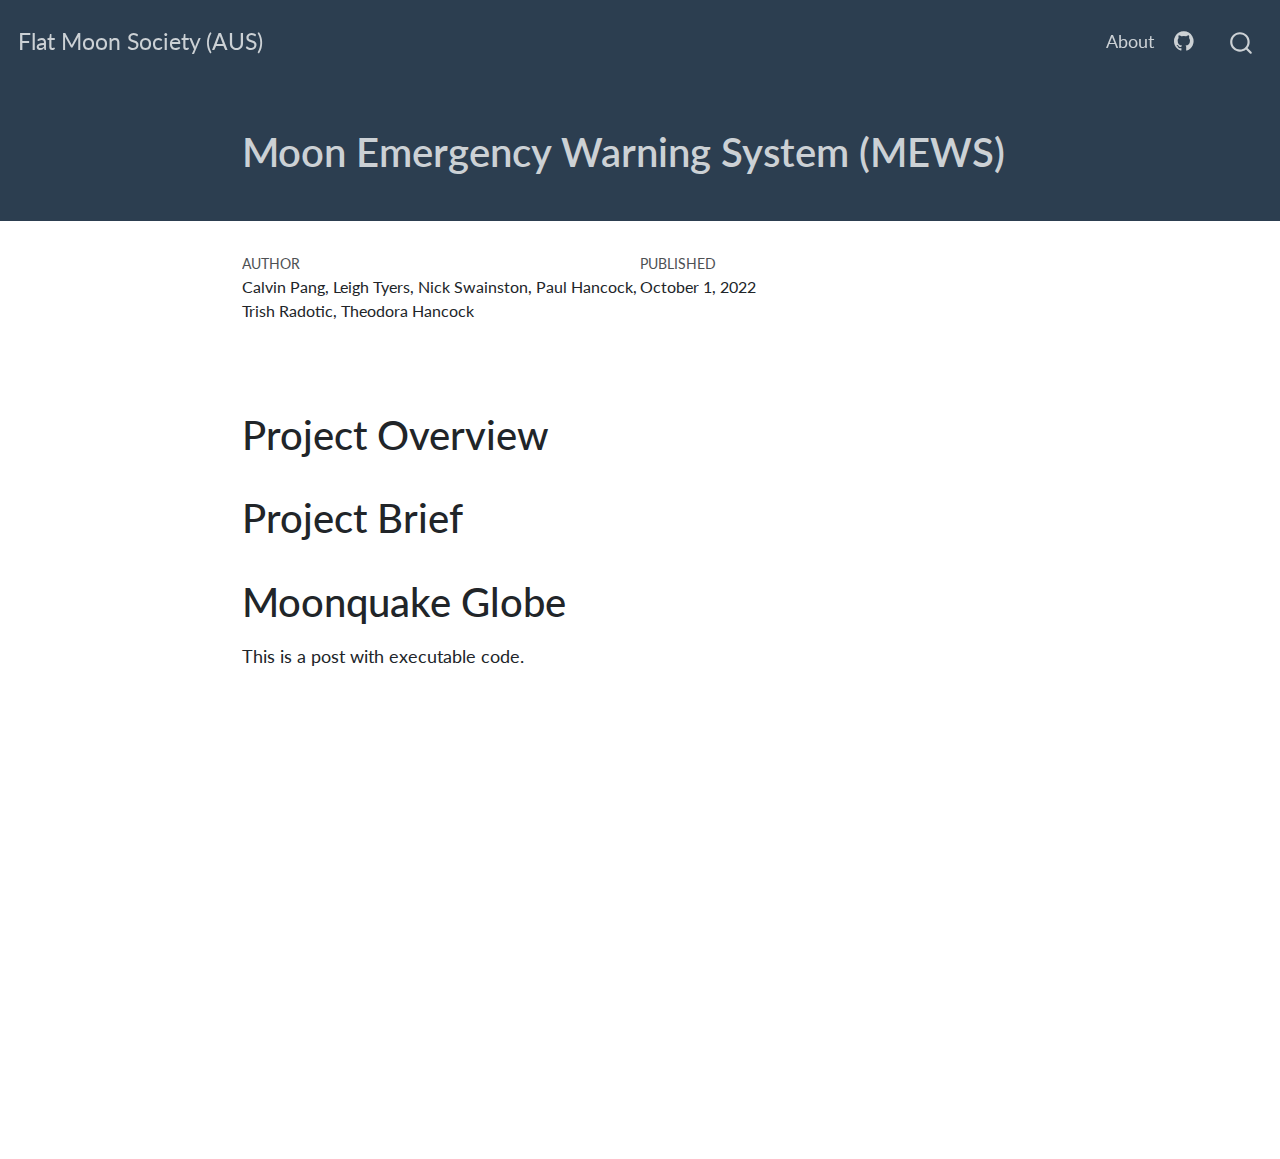
<file: posts/2022-10-01-MoonGlobe/index.html>
<!DOCTYPE html>
<html xmlns="http://www.w3.org/1999/xhtml" lang="en" xml:lang="en"><head>

<meta charset="utf-8">
<meta name="generator" content="quarto-1.1.251">

<meta name="viewport" content="width=device-width, initial-scale=1.0, user-scalable=yes">

<meta name="author" content="Calvin Pang, Leigh Tyers, Nick Swainston, Paul Hancock, Trish Radotic, Theodora Hancock">
<meta name="dcterms.date" content="2022-10-01">

<title>Flat Moon Society (AUS) - Moon Emergency Warning System (MEWS)</title>
<style>
code{white-space: pre-wrap;}
span.smallcaps{font-variant: small-caps;}
div.columns{display: flex; gap: min(4vw, 1.5em);}
div.column{flex: auto; overflow-x: auto;}
div.hanging-indent{margin-left: 1.5em; text-indent: -1.5em;}
ul.task-list{list-style: none;}
ul.task-list li input[type="checkbox"] {
  width: 0.8em;
  margin: 0 0.8em 0.2em -1.6em;
  vertical-align: middle;
}
</style>


<script src="../../site_libs/quarto-nav/quarto-nav.js"></script>
<script src="../../site_libs/quarto-nav/headroom.min.js"></script>
<script src="../../site_libs/clipboard/clipboard.min.js"></script>
<script src="../../site_libs/quarto-search/autocomplete.umd.js"></script>
<script src="../../site_libs/quarto-search/fuse.min.js"></script>
<script src="../../site_libs/quarto-search/quarto-search.js"></script>
<meta name="quarto:offset" content="../../">
<script src="../../site_libs/quarto-html/quarto.js"></script>
<script src="../../site_libs/quarto-html/popper.min.js"></script>
<script src="../../site_libs/quarto-html/tippy.umd.min.js"></script>
<script src="../../site_libs/quarto-html/anchor.min.js"></script>
<link href="../../site_libs/quarto-html/tippy.css" rel="stylesheet">
<link href="../../site_libs/quarto-html/quarto-syntax-highlighting.css" rel="stylesheet" id="quarto-text-highlighting-styles">
<script src="../../site_libs/bootstrap/bootstrap.min.js"></script>
<link href="../../site_libs/bootstrap/bootstrap-icons.css" rel="stylesheet">
<link href="../../site_libs/bootstrap/bootstrap.min.css" rel="stylesheet" id="quarto-bootstrap" data-mode="light">
<script id="quarto-search-options" type="application/json">{
  "location": "navbar",
  "copy-button": false,
  "collapse-after": 3,
  "panel-placement": "end",
  "type": "overlay",
  "limit": 20,
  "language": {
    "search-no-results-text": "No results",
    "search-matching-documents-text": "matching documents",
    "search-copy-link-title": "Copy link to search",
    "search-hide-matches-text": "Hide additional matches",
    "search-more-match-text": "more match in this document",
    "search-more-matches-text": "more matches in this document",
    "search-clear-button-title": "Clear",
    "search-detached-cancel-button-title": "Cancel",
    "search-submit-button-title": "Submit"
  }
}</script>


<link rel="stylesheet" href="../../styles.css">
</head>

<body class="nav-fixed fullcontent">

<div id="quarto-search-results"></div>
  <header id="quarto-header" class="headroom fixed-top">
    <nav class="navbar navbar-expand-lg navbar-dark ">
      <div class="navbar-container container-fluid">
      <div class="navbar-brand-container">
    <a class="navbar-brand" href="../../index.html">
    <span class="navbar-title">Flat Moon Society (AUS)</span>
    </a>
  </div>
          <button class="navbar-toggler" type="button" data-bs-toggle="collapse" data-bs-target="#navbarCollapse" aria-controls="navbarCollapse" aria-expanded="false" aria-label="Toggle navigation" onclick="if (window.quartoToggleHeadroom) { window.quartoToggleHeadroom(); }">
  <span class="navbar-toggler-icon"></span>
</button>
          <div class="collapse navbar-collapse" id="navbarCollapse">
            <ul class="navbar-nav navbar-nav-scroll ms-auto">
  <li class="nav-item">
    <a class="nav-link" href="../../about.html">About</a>
  </li>  
  <li class="nav-item compact">
    <a class="nav-link" href="https://github.com/calvpang/FMS_Moonquake"><i class="bi bi-github" role="img">
</i> 
 </a>
  </li>  
</ul>
              <div id="quarto-search" class="" title="Search"></div>
          </div> <!-- /navcollapse -->
      </div> <!-- /container-fluid -->
    </nav>
</header>
<!-- content -->
<header id="title-block-header" class="quarto-title-block default page-columns page-full">
  <div class="quarto-title-banner page-columns page-full">
    <div class="quarto-title column-body">
      <h1 class="title">Moon Emergency Warning System (MEWS)</h1>
                      </div>
  </div>
    
  
  <div class="quarto-title-meta">

      <div>
      <div class="quarto-title-meta-heading">Author</div>
      <div class="quarto-title-meta-contents">
               <p>Calvin Pang, Leigh Tyers, Nick Swainston, Paul Hancock, Trish Radotic, Theodora Hancock </p>
            </div>
    </div>
      
      <div>
      <div class="quarto-title-meta-heading">Published</div>
      <div class="quarto-title-meta-contents">
        <p class="date">October 1, 2022</p>
      </div>
    </div>
      
    </div>
    
  
  </header><div id="quarto-content" class="quarto-container page-columns page-rows-contents page-layout-article page-navbar">
<!-- sidebar -->
<!-- margin-sidebar -->
    
<!-- main -->
<main class="content quarto-banner-title-block" id="quarto-document-content">




<section id="project-overview" class="level1">
<h1>Project Overview</h1>
</section>
<section id="project-brief" class="level1">
<h1>Project Brief</h1>
</section>
<section id="moonquake-globe" class="level1">
<h1>Moonquake Globe</h1>
<p>This is a post with executable code.</p>


</section>

</main> <!-- /main -->
<script id="quarto-html-after-body" type="application/javascript">
window.document.addEventListener("DOMContentLoaded", function (event) {
  const toggleBodyColorMode = (bsSheetEl) => {
    const mode = bsSheetEl.getAttribute("data-mode");
    const bodyEl = window.document.querySelector("body");
    if (mode === "dark") {
      bodyEl.classList.add("quarto-dark");
      bodyEl.classList.remove("quarto-light");
    } else {
      bodyEl.classList.add("quarto-light");
      bodyEl.classList.remove("quarto-dark");
    }
  }
  const toggleBodyColorPrimary = () => {
    const bsSheetEl = window.document.querySelector("link#quarto-bootstrap");
    if (bsSheetEl) {
      toggleBodyColorMode(bsSheetEl);
    }
  }
  toggleBodyColorPrimary();  
  const icon = "";
  const anchorJS = new window.AnchorJS();
  anchorJS.options = {
    placement: 'right',
    icon: icon
  };
  anchorJS.add('.anchored');
  const clipboard = new window.ClipboardJS('.code-copy-button', {
    target: function(trigger) {
      return trigger.previousElementSibling;
    }
  });
  clipboard.on('success', function(e) {
    // button target
    const button = e.trigger;
    // don't keep focus
    button.blur();
    // flash "checked"
    button.classList.add('code-copy-button-checked');
    var currentTitle = button.getAttribute("title");
    button.setAttribute("title", "Copied!");
    setTimeout(function() {
      button.setAttribute("title", currentTitle);
      button.classList.remove('code-copy-button-checked');
    }, 1000);
    // clear code selection
    e.clearSelection();
  });
  function tippyHover(el, contentFn) {
    const config = {
      allowHTML: true,
      content: contentFn,
      maxWidth: 500,
      delay: 100,
      arrow: false,
      appendTo: function(el) {
          return el.parentElement;
      },
      interactive: true,
      interactiveBorder: 10,
      theme: 'quarto',
      placement: 'bottom-start'
    };
    window.tippy(el, config); 
  }
  const noterefs = window.document.querySelectorAll('a[role="doc-noteref"]');
  for (var i=0; i<noterefs.length; i++) {
    const ref = noterefs[i];
    tippyHover(ref, function() {
      // use id or data attribute instead here
      let href = ref.getAttribute('data-footnote-href') || ref.getAttribute('href');
      try { href = new URL(href).hash; } catch {}
      const id = href.replace(/^#\/?/, "");
      const note = window.document.getElementById(id);
      return note.innerHTML;
    });
  }
  var bibliorefs = window.document.querySelectorAll('a[role="doc-biblioref"]');
  for (var i=0; i<bibliorefs.length; i++) {
    const ref = bibliorefs[i];
    const cites = ref.parentNode.getAttribute('data-cites').split(' ');
    tippyHover(ref, function() {
      var popup = window.document.createElement('div');
      cites.forEach(function(cite) {
        var citeDiv = window.document.createElement('div');
        citeDiv.classList.add('hanging-indent');
        citeDiv.classList.add('csl-entry');
        var biblioDiv = window.document.getElementById('ref-' + cite);
        if (biblioDiv) {
          citeDiv.innerHTML = biblioDiv.innerHTML;
        }
        popup.appendChild(citeDiv);
      });
      return popup.innerHTML;
    });
  }
});
</script>
</div> <!-- /content -->



</body></html>
</file>
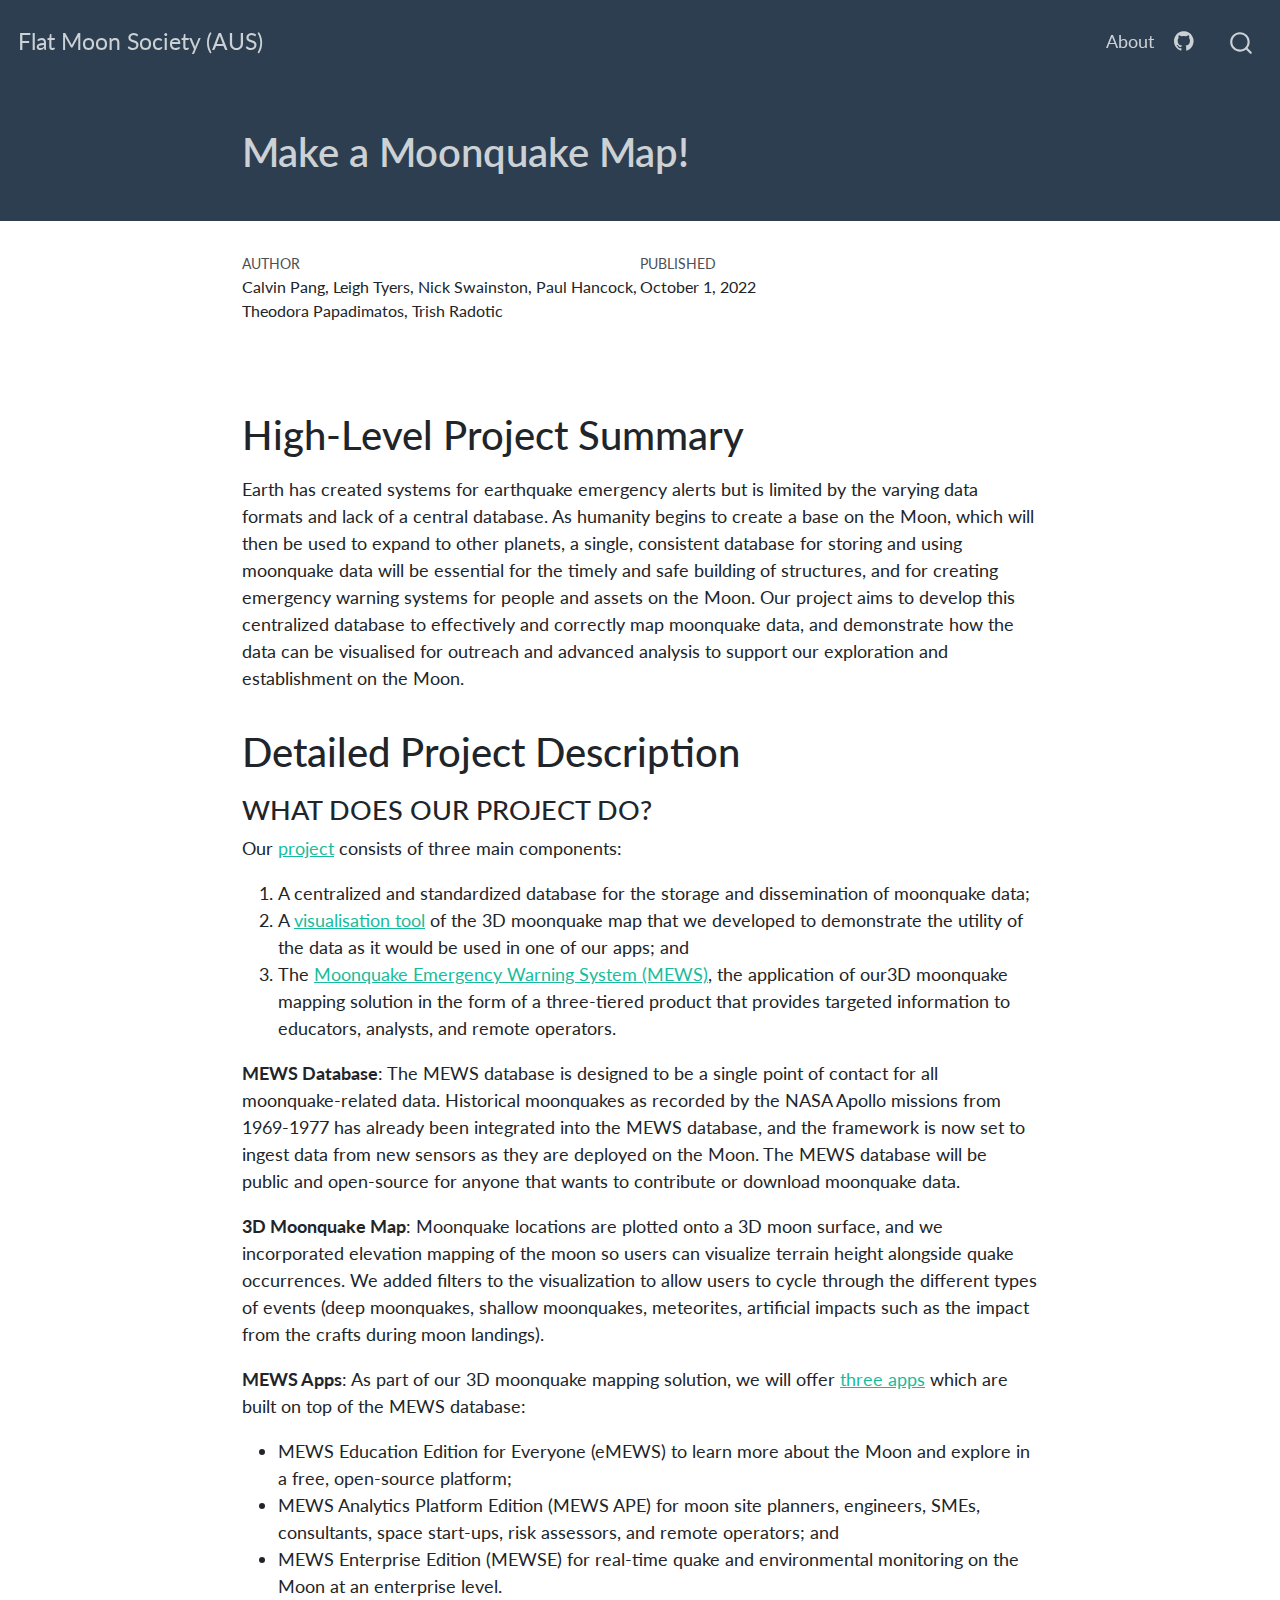
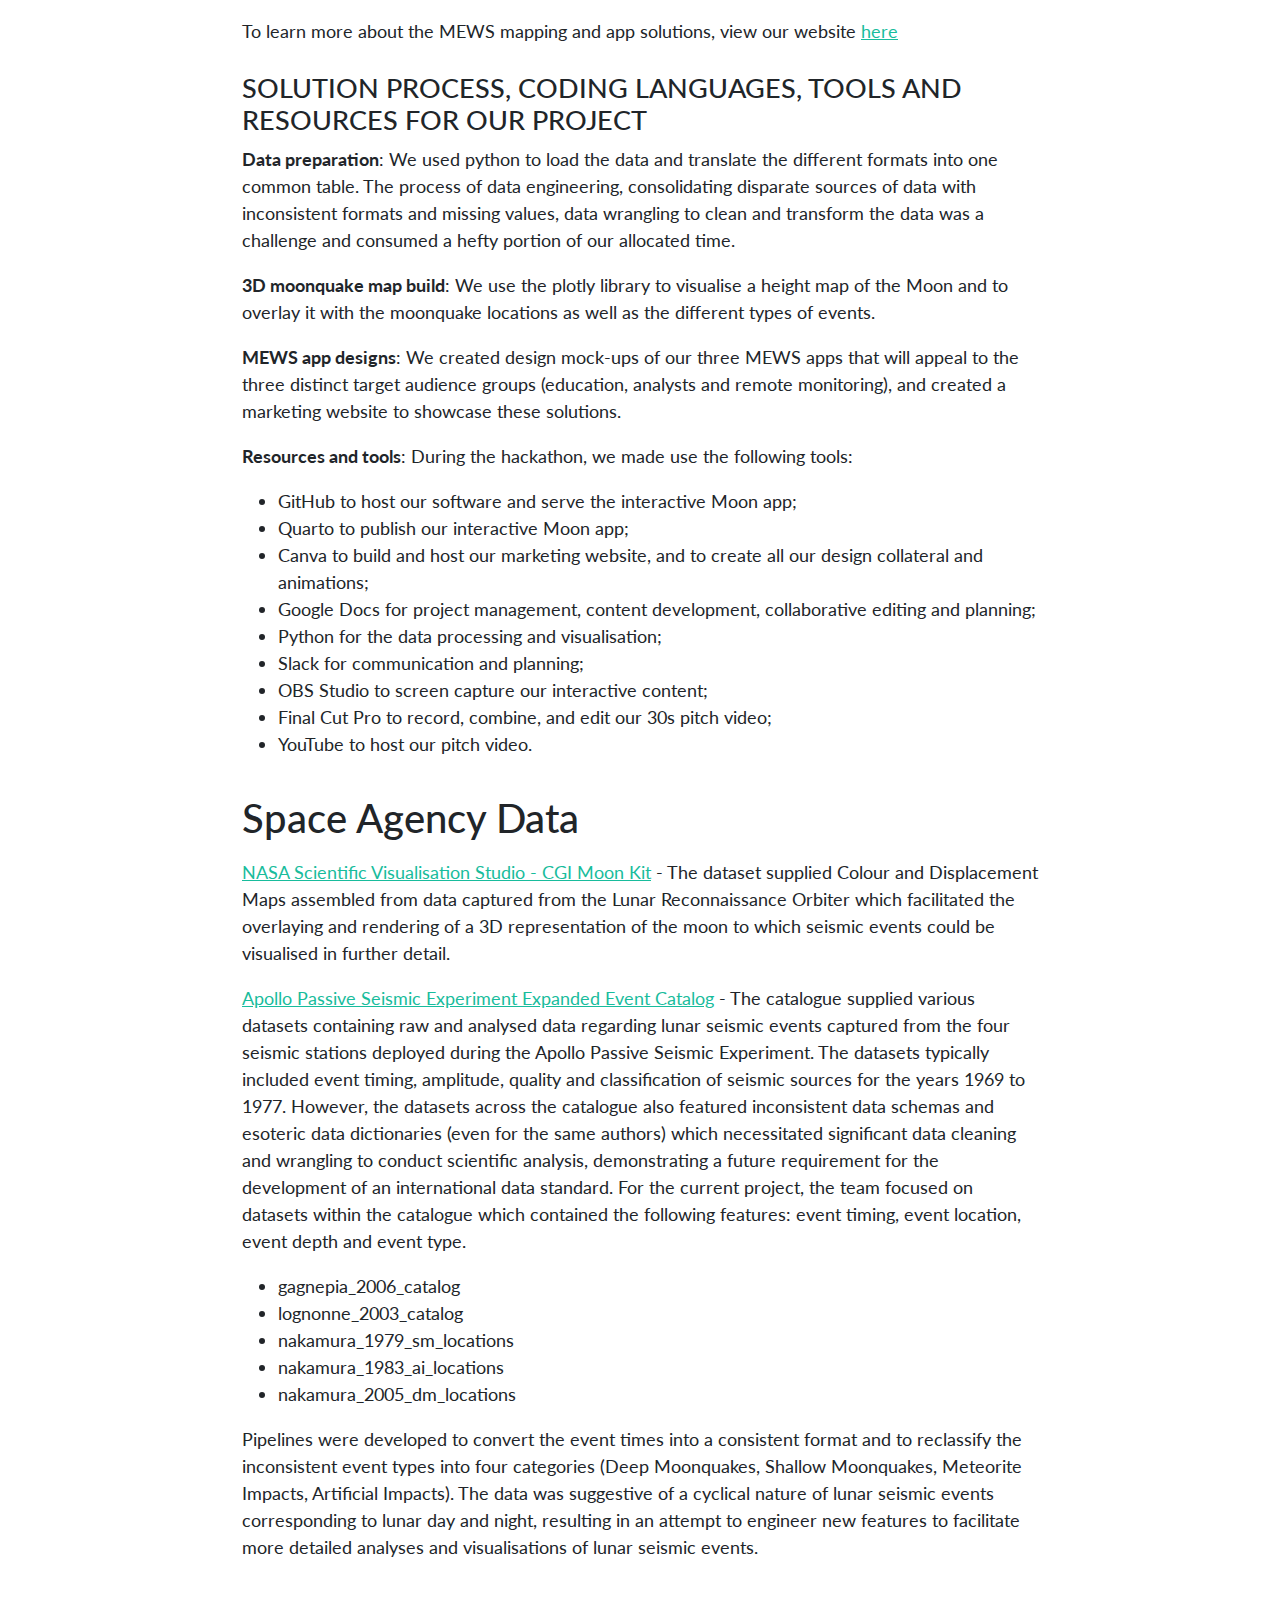
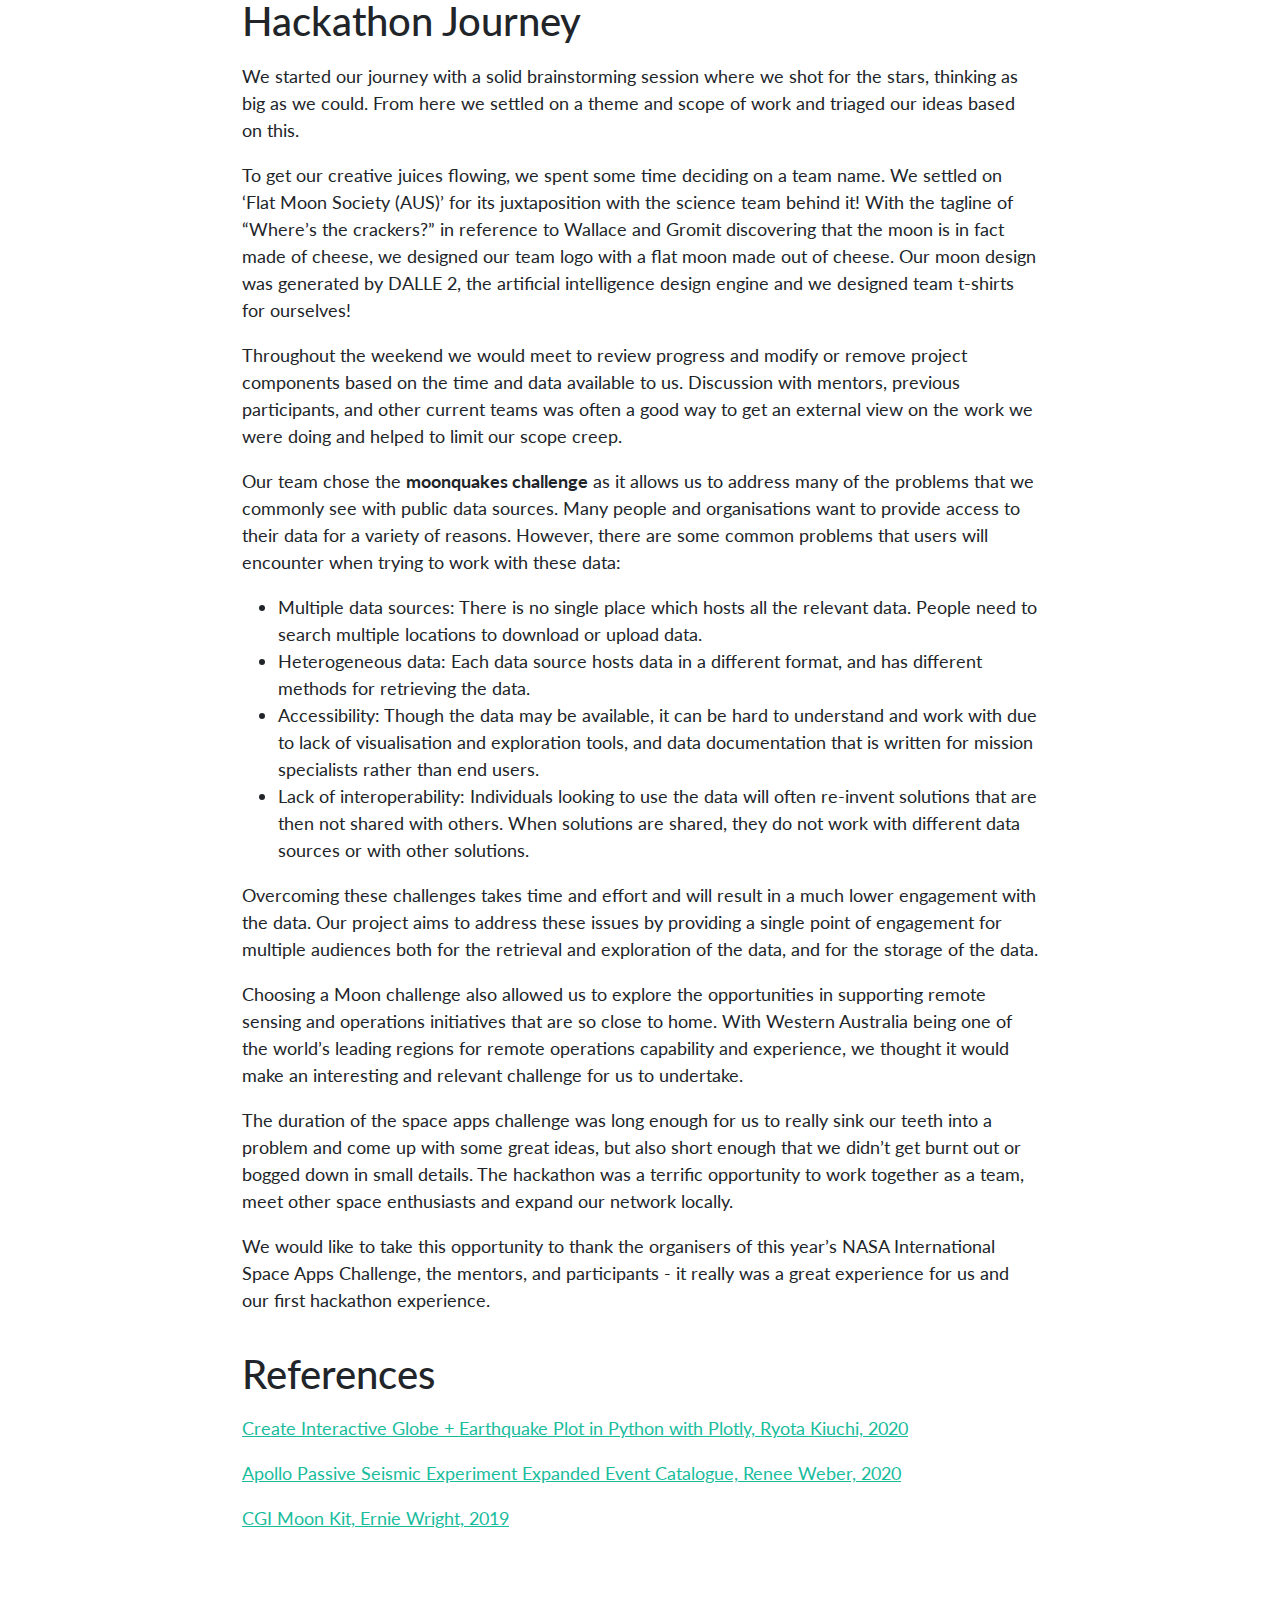
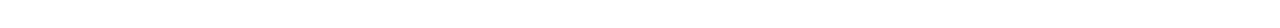
<file: posts/2022-10-01-SpaceApps/index.html>
<!DOCTYPE html>
<html xmlns="http://www.w3.org/1999/xhtml" lang="en" xml:lang="en"><head>

<meta charset="utf-8">
<meta name="generator" content="quarto-1.1.251">

<meta name="viewport" content="width=device-width, initial-scale=1.0, user-scalable=yes">

<meta name="author" content="Calvin Pang, Leigh Tyers, Nick Swainston, Paul Hancock, Theodora Papadimatos, Trish Radotic">
<meta name="dcterms.date" content="2022-10-01">

<title>Flat Moon Society (AUS) - Make a Moonquake Map!</title>
<style>
code{white-space: pre-wrap;}
span.smallcaps{font-variant: small-caps;}
div.columns{display: flex; gap: min(4vw, 1.5em);}
div.column{flex: auto; overflow-x: auto;}
div.hanging-indent{margin-left: 1.5em; text-indent: -1.5em;}
ul.task-list{list-style: none;}
ul.task-list li input[type="checkbox"] {
  width: 0.8em;
  margin: 0 0.8em 0.2em -1.6em;
  vertical-align: middle;
}
</style>


<script src="../../site_libs/quarto-nav/quarto-nav.js"></script>
<script src="../../site_libs/quarto-nav/headroom.min.js"></script>
<script src="../../site_libs/clipboard/clipboard.min.js"></script>
<script src="../../site_libs/quarto-search/autocomplete.umd.js"></script>
<script src="../../site_libs/quarto-search/fuse.min.js"></script>
<script src="../../site_libs/quarto-search/quarto-search.js"></script>
<meta name="quarto:offset" content="../../">
<script src="../../site_libs/quarto-html/quarto.js"></script>
<script src="../../site_libs/quarto-html/popper.min.js"></script>
<script src="../../site_libs/quarto-html/tippy.umd.min.js"></script>
<script src="../../site_libs/quarto-html/anchor.min.js"></script>
<link href="../../site_libs/quarto-html/tippy.css" rel="stylesheet">
<link href="../../site_libs/quarto-html/quarto-syntax-highlighting.css" rel="stylesheet" id="quarto-text-highlighting-styles">
<script src="../../site_libs/bootstrap/bootstrap.min.js"></script>
<link href="../../site_libs/bootstrap/bootstrap-icons.css" rel="stylesheet">
<link href="../../site_libs/bootstrap/bootstrap.min.css" rel="stylesheet" id="quarto-bootstrap" data-mode="light">
<script id="quarto-search-options" type="application/json">{
  "location": "navbar",
  "copy-button": false,
  "collapse-after": 3,
  "panel-placement": "end",
  "type": "overlay",
  "limit": 20,
  "language": {
    "search-no-results-text": "No results",
    "search-matching-documents-text": "matching documents",
    "search-copy-link-title": "Copy link to search",
    "search-hide-matches-text": "Hide additional matches",
    "search-more-match-text": "more match in this document",
    "search-more-matches-text": "more matches in this document",
    "search-clear-button-title": "Clear",
    "search-detached-cancel-button-title": "Cancel",
    "search-submit-button-title": "Submit"
  }
}</script>


<link rel="stylesheet" href="../../styles.css">
</head>

<body class="nav-fixed fullcontent">

<div id="quarto-search-results"></div>
  <header id="quarto-header" class="headroom fixed-top">
    <nav class="navbar navbar-expand-lg navbar-dark ">
      <div class="navbar-container container-fluid">
      <div class="navbar-brand-container">
    <a class="navbar-brand" href="../../index.html">
    <span class="navbar-title">Flat Moon Society (AUS)</span>
    </a>
  </div>
          <button class="navbar-toggler" type="button" data-bs-toggle="collapse" data-bs-target="#navbarCollapse" aria-controls="navbarCollapse" aria-expanded="false" aria-label="Toggle navigation" onclick="if (window.quartoToggleHeadroom) { window.quartoToggleHeadroom(); }">
  <span class="navbar-toggler-icon"></span>
</button>
          <div class="collapse navbar-collapse" id="navbarCollapse">
            <ul class="navbar-nav navbar-nav-scroll ms-auto">
  <li class="nav-item">
    <a class="nav-link" href="../../about.html">About</a>
  </li>  
  <li class="nav-item compact">
    <a class="nav-link" href="https://github.com/calvpang/MEWS"><i class="bi bi-github" role="img">
</i> 
 </a>
  </li>  
</ul>
              <div id="quarto-search" class="" title="Search"></div>
          </div> <!-- /navcollapse -->
      </div> <!-- /container-fluid -->
    </nav>
</header>
<!-- content -->
<header id="title-block-header" class="quarto-title-block default page-columns page-full">
  <div class="quarto-title-banner page-columns page-full">
    <div class="quarto-title column-body">
      <h1 class="title">Make a Moonquake Map!</h1>
                      </div>
  </div>
    
  
  <div class="quarto-title-meta">

      <div>
      <div class="quarto-title-meta-heading">Author</div>
      <div class="quarto-title-meta-contents">
               <p>Calvin Pang, Leigh Tyers, Nick Swainston, Paul Hancock, Theodora Papadimatos, Trish Radotic </p>
            </div>
    </div>
      
      <div>
      <div class="quarto-title-meta-heading">Published</div>
      <div class="quarto-title-meta-contents">
        <p class="date">October 1, 2022</p>
      </div>
    </div>
      
    </div>
    
  
  </header><div id="quarto-content" class="quarto-container page-columns page-rows-contents page-layout-article page-navbar">
<!-- sidebar -->
<!-- margin-sidebar -->
    
<!-- main -->
<main class="content quarto-banner-title-block" id="quarto-document-content">




<section id="high-level-project-summary" class="level1">
<h1>High-Level Project Summary</h1>
<p>Earth has created systems for earthquake emergency alerts but is limited by the varying data formats and lack of a central database. As humanity begins to create a base on the Moon, which will then be used to expand to other planets, a single, consistent database for storing and using moonquake data will be essential for the timely and safe building of structures, and for creating emergency warning systems for people and assets on the Moon. Our project aims to develop this centralized database to effectively and correctly map moonquake data, and demonstrate how the data can be visualised for outreach and advanced analysis to support our exploration and establishment on the Moon.</p>
</section>
<section id="detailed-project-description" class="level1">
<h1>Detailed Project Description</h1>
<section id="what-does-our-project-do" class="level3">
<h3 class="anchored" data-anchor-id="what-does-our-project-do">WHAT DOES OUR PROJECT DO?</h3>
<p>Our <a href="https://github.com/calvpang/MEWS">project</a> consists of three main components:</p>
<ol type="1">
<li>A centralized and standardized database for the storage and dissemination of moonquake data;</li>
<li>A <a href="https://calvpang.github.io/MEWS_Site/posts/2022-10-02-MEWS/">visualisation tool</a> of the 3D moonquake map that we developed to demonstrate the utility of the data as it would be used in one of our apps; and</li>
<li>The <a href="https://flatmoonsociety.my.canva.site/">Moonquake Emergency Warning System (MEWS)</a>, the application of our3D moonquake mapping solution in the form of a three-tiered product that provides targeted information to educators, analysts, and remote operators.</li>
</ol>
<p><strong>MEWS Database</strong>: The MEWS database is designed to be a single point of contact for all moonquake-related data. Historical moonquakes as recorded by the NASA Apollo missions from 1969-1977 has already been integrated into the MEWS database, and the framework is now set to ingest data from new sensors as they are deployed on the Moon. The MEWS database will be public and open-source for anyone that wants to contribute or download moonquake data.</p>
<p><strong>3D Moonquake Map</strong>: Moonquake locations are plotted onto a 3D moon surface, and we incorporated elevation mapping of the moon so users can visualize terrain height alongside quake occurrences. We added filters to the visualization to allow users to cycle through the different types of events (deep moonquakes, shallow moonquakes, meteorites, artificial impacts such as the impact from the crafts during moon landings).</p>
<p><strong>MEWS Apps</strong>: As part of our 3D moonquake mapping solution, we will offer <a href="https://flatmoonsociety.my.canva.site/">three apps</a> which are built on top of the MEWS database:</p>
<ul>
<li>MEWS Education Edition for Everyone (eMEWS) to learn more about the Moon and explore in a free, open-source platform;</li>
<li>MEWS Analytics Platform Edition (MEWS APE) for moon site planners, engineers, SMEs, consultants, space start-ups, risk assessors, and remote operators; and</li>
<li>MEWS Enterprise Edition (MEWSE) for real-time quake and environmental monitoring on the Moon at an enterprise level.</li>
</ul>
<p>To learn more about the MEWS mapping and app solutions, view our website <a href="https://flatmoonsociety.my.canva.site/">here</a></p>
</section>
<section id="solution-process-coding-languages-tools-and-resources-for-our-project" class="level3">
<h3 class="anchored" data-anchor-id="solution-process-coding-languages-tools-and-resources-for-our-project">SOLUTION PROCESS, CODING LANGUAGES, TOOLS AND RESOURCES FOR OUR PROJECT</h3>
<p><strong>Data preparation</strong>: We used python to load the data and translate the different formats into one common table. The process of data engineering, consolidating disparate sources of data with inconsistent formats and missing values, data wrangling to clean and transform the data was a challenge and consumed a hefty portion of our allocated time.</p>
<p><strong>3D moonquake map build</strong>: We use the plotly library to visualise a height map of the Moon and to overlay it with the moonquake locations as well as the different types of events.</p>
<p><strong>MEWS app designs</strong>: We created design mock-ups of our three MEWS apps that will appeal to the three distinct target audience groups (education, analysts and remote monitoring), and created a marketing website to showcase these solutions.</p>
<p><strong>Resources and tools</strong>: During the hackathon, we made use the following tools:</p>
<ul>
<li>GitHub to host our software and serve the interactive Moon app;</li>
<li>Quarto to publish our interactive Moon app;</li>
<li>Canva to build and host our marketing website, and to create all our design collateral and animations;</li>
<li>Google Docs for project management, content development, collaborative editing and planning;</li>
<li>Python for the data processing and visualisation;</li>
<li>Slack for communication and planning;</li>
<li>OBS Studio to screen capture our interactive content;</li>
<li>Final Cut Pro to record, combine, and edit our 30s pitch video;</li>
<li>YouTube to host our pitch video.</li>
</ul>
</section>
</section>
<section id="space-agency-data" class="level1">
<h1>Space Agency Data</h1>
<p><a href="https://svs.gsfc.nasa.gov/cgi-bin/details.cgi?aid=4720">NASA Scientific Visualisation Studio - CGI Moon Kit</a> - The dataset supplied Colour and Displacement Maps assembled from data captured from the Lunar Reconnaissance Orbiter which facilitated the overlaying and rendering of a 3D representation of the moon to which seismic events could be visualised in further detail.</p>
<p><a href="https://pds-geosciences.wustl.edu/missions/apollo/seismic_event_catalog.htm">Apollo Passive Seismic Experiment Expanded Event Catalog</a> - The catalogue supplied various datasets containing raw and analysed data regarding lunar seismic events captured from the four seismic stations deployed during the Apollo Passive Seismic Experiment. The datasets typically included event timing, amplitude, quality and classification of seismic sources for the years 1969 to 1977. However, the datasets across the catalogue also featured inconsistent data schemas and esoteric data dictionaries (even for the same authors) which necessitated significant data cleaning and wrangling to conduct scientific analysis, demonstrating a future requirement for the development of an international data standard. For the current project, the team focused on datasets within the catalogue which contained the following features: event timing, event location, event depth and event type.</p>
<ul>
<li>gagnepia_2006_catalog</li>
<li>lognonne_2003_catalog</li>
<li>nakamura_1979_sm_locations</li>
<li>nakamura_1983_ai_locations</li>
<li>nakamura_2005_dm_locations</li>
</ul>
<p>Pipelines were developed to convert the event times into a consistent format and to reclassify the inconsistent event types into four categories (Deep Moonquakes, Shallow Moonquakes, Meteorite Impacts, Artificial Impacts). The data was suggestive of a cyclical nature of lunar seismic events corresponding to lunar day and night, resulting in an attempt to engineer new features to facilitate more detailed analyses and visualisations of lunar seismic events.</p>
</section>
<section id="hackathon-journey" class="level1">
<h1>Hackathon Journey</h1>
<p>We started our journey with a solid brainstorming session where we shot for the stars, thinking as big as we could. From here we settled on a theme and scope of work and triaged our ideas based on this.</p>
<p>To get our creative juices flowing, we spent some time deciding on a team name. We settled on ‘Flat Moon Society (AUS)’ for its juxtaposition with the science team behind it! With the tagline of “Where’s the crackers?” in reference to Wallace and Gromit discovering that the moon is in fact made of cheese, we designed our team logo with a flat moon made out of cheese. Our moon design was generated by DALLE 2, the artificial intelligence design engine and we designed team t-shirts for ourselves!</p>
<p>Throughout the weekend we would meet to review progress and modify or remove project components based on the time and data available to us. Discussion with mentors, previous participants, and other current teams was often a good way to get an external view on the work we were doing and helped to limit our scope creep.</p>
<p>Our team chose the <strong>moonquakes challenge</strong> as it allows us to address many of the problems that we commonly see with public data sources. Many people and organisations want to provide access to their data for a variety of reasons. However, there are some common problems that users will encounter when trying to work with these data:</p>
<ul>
<li>Multiple data sources: There is no single place which hosts all the relevant data. People need to search multiple locations to download or upload data.</li>
<li>Heterogeneous data: Each data source hosts data in a different format, and has different methods for retrieving the data.</li>
<li>Accessibility: Though the data may be available, it can be hard to understand and work with due to lack of visualisation and exploration tools, and data documentation that is written for mission specialists rather than end users.</li>
<li>Lack of interoperability: Individuals looking to use the data will often re-invent solutions that are then not shared with others. When solutions are shared, they do not work with different data sources or with other solutions.</li>
</ul>
<p>Overcoming these challenges takes time and effort and will result in a much lower engagement with the data. Our project aims to address these issues by providing a single point of engagement for multiple audiences both for the retrieval and exploration of the data, and for the storage of the data.</p>
<p>Choosing a Moon challenge also allowed us to explore the opportunities in supporting remote sensing and operations initiatives that are so close to home. With Western Australia being one of the world’s leading regions for remote operations capability and experience, we thought it would make an interesting and relevant challenge for us to undertake.</p>
<p>The duration of the space apps challenge was long enough for us to really sink our teeth into a problem and come up with some great ideas, but also short enough that we didn’t get burnt out or bogged down in small details. The hackathon was a terrific opportunity to work together as a team, meet other space enthusiasts and expand our network locally.</p>
<p>We would like to take this opportunity to thank the organisers of this year’s NASA International Space Apps Challenge, the mentors, and participants - it really was a great experience for us and our first hackathon experience.</p>
</section>
<section id="references" class="level1">
<h1>References</h1>
<p><a href="https://towardsdatascience.com/create-interactive-globe-earthquake-plot-in-python-b0b52b646f27">Create Interactive Globe + Earthquake Plot in Python with Plotly, Ryota Kiuchi, 2020</a></p>
<p><a href="https://pds-geosciences.wustl.edu/missions/apollo/seismic_event_catalog.htm">Apollo Passive Seismic Experiment Expanded Event Catalogue, Renee Weber, 2020</a></p>
<p><a href="https://svs.gsfc.nasa.gov/cgi-bin/details.cgi?aid=4720">CGI Moon Kit, Ernie Wright, 2019</a></p>


</section>

</main> <!-- /main -->
<script id="quarto-html-after-body" type="application/javascript">
window.document.addEventListener("DOMContentLoaded", function (event) {
  const toggleBodyColorMode = (bsSheetEl) => {
    const mode = bsSheetEl.getAttribute("data-mode");
    const bodyEl = window.document.querySelector("body");
    if (mode === "dark") {
      bodyEl.classList.add("quarto-dark");
      bodyEl.classList.remove("quarto-light");
    } else {
      bodyEl.classList.add("quarto-light");
      bodyEl.classList.remove("quarto-dark");
    }
  }
  const toggleBodyColorPrimary = () => {
    const bsSheetEl = window.document.querySelector("link#quarto-bootstrap");
    if (bsSheetEl) {
      toggleBodyColorMode(bsSheetEl);
    }
  }
  toggleBodyColorPrimary();  
  const icon = "";
  const anchorJS = new window.AnchorJS();
  anchorJS.options = {
    placement: 'right',
    icon: icon
  };
  anchorJS.add('.anchored');
  const clipboard = new window.ClipboardJS('.code-copy-button', {
    target: function(trigger) {
      return trigger.previousElementSibling;
    }
  });
  clipboard.on('success', function(e) {
    // button target
    const button = e.trigger;
    // don't keep focus
    button.blur();
    // flash "checked"
    button.classList.add('code-copy-button-checked');
    var currentTitle = button.getAttribute("title");
    button.setAttribute("title", "Copied!");
    setTimeout(function() {
      button.setAttribute("title", currentTitle);
      button.classList.remove('code-copy-button-checked');
    }, 1000);
    // clear code selection
    e.clearSelection();
  });
  function tippyHover(el, contentFn) {
    const config = {
      allowHTML: true,
      content: contentFn,
      maxWidth: 500,
      delay: 100,
      arrow: false,
      appendTo: function(el) {
          return el.parentElement;
      },
      interactive: true,
      interactiveBorder: 10,
      theme: 'quarto',
      placement: 'bottom-start'
    };
    window.tippy(el, config); 
  }
  const noterefs = window.document.querySelectorAll('a[role="doc-noteref"]');
  for (var i=0; i<noterefs.length; i++) {
    const ref = noterefs[i];
    tippyHover(ref, function() {
      // use id or data attribute instead here
      let href = ref.getAttribute('data-footnote-href') || ref.getAttribute('href');
      try { href = new URL(href).hash; } catch {}
      const id = href.replace(/^#\/?/, "");
      const note = window.document.getElementById(id);
      return note.innerHTML;
    });
  }
  var bibliorefs = window.document.querySelectorAll('a[role="doc-biblioref"]');
  for (var i=0; i<bibliorefs.length; i++) {
    const ref = bibliorefs[i];
    const cites = ref.parentNode.getAttribute('data-cites').split(' ');
    tippyHover(ref, function() {
      var popup = window.document.createElement('div');
      cites.forEach(function(cite) {
        var citeDiv = window.document.createElement('div');
        citeDiv.classList.add('hanging-indent');
        citeDiv.classList.add('csl-entry');
        var biblioDiv = window.document.getElementById('ref-' + cite);
        if (biblioDiv) {
          citeDiv.innerHTML = biblioDiv.innerHTML;
        }
        popup.appendChild(citeDiv);
      });
      return popup.innerHTML;
    });
  }
});
</script>
</div> <!-- /content -->



</body></html>
</file>
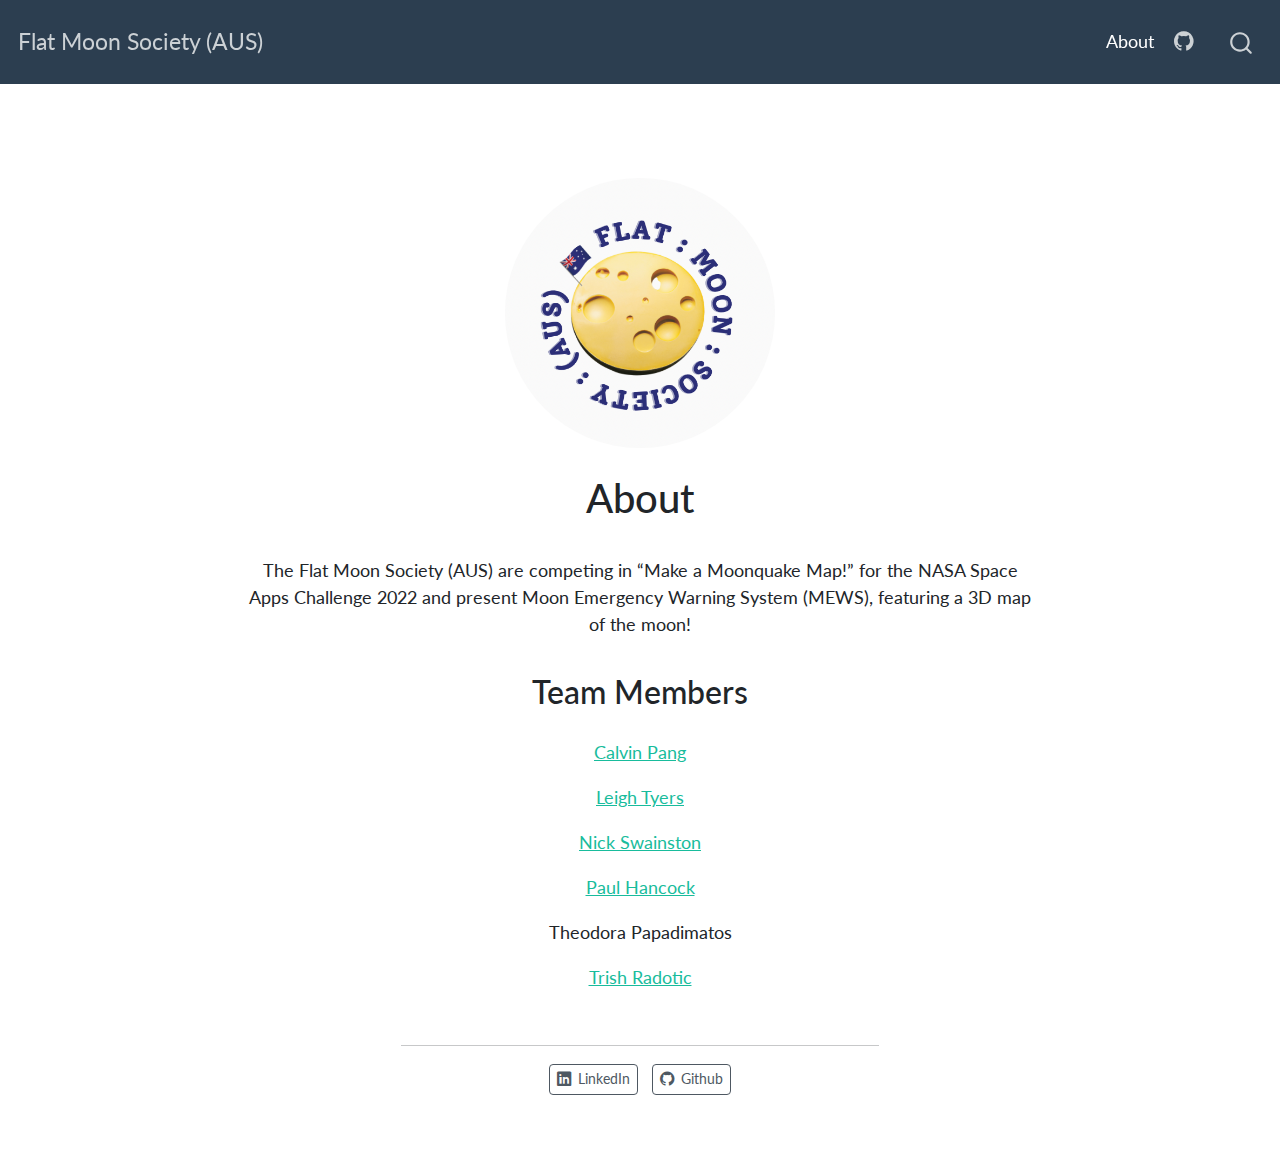
<file: about.html>
<!DOCTYPE html>
<html xmlns="http://www.w3.org/1999/xhtml" lang="en" xml:lang="en"><head>

<meta charset="utf-8">
<meta name="generator" content="quarto-1.1.251">

<meta name="viewport" content="width=device-width, initial-scale=1.0, user-scalable=yes">


<title>Flat Moon Society (AUS) - About</title>
<style>
code{white-space: pre-wrap;}
span.smallcaps{font-variant: small-caps;}
div.columns{display: flex; gap: min(4vw, 1.5em);}
div.column{flex: auto; overflow-x: auto;}
div.hanging-indent{margin-left: 1.5em; text-indent: -1.5em;}
ul.task-list{list-style: none;}
ul.task-list li input[type="checkbox"] {
  width: 0.8em;
  margin: 0 0.8em 0.2em -1.6em;
  vertical-align: middle;
}
</style>


<script src="site_libs/quarto-nav/quarto-nav.js"></script>
<script src="site_libs/quarto-nav/headroom.min.js"></script>
<script src="site_libs/clipboard/clipboard.min.js"></script>
<script src="site_libs/quarto-search/autocomplete.umd.js"></script>
<script src="site_libs/quarto-search/fuse.min.js"></script>
<script src="site_libs/quarto-search/quarto-search.js"></script>
<meta name="quarto:offset" content="./">
<script src="site_libs/quarto-html/quarto.js"></script>
<script src="site_libs/quarto-html/popper.min.js"></script>
<script src="site_libs/quarto-html/tippy.umd.min.js"></script>
<link href="site_libs/quarto-html/tippy.css" rel="stylesheet">
<link href="site_libs/quarto-html/quarto-syntax-highlighting.css" rel="stylesheet" id="quarto-text-highlighting-styles">
<script src="site_libs/bootstrap/bootstrap.min.js"></script>
<link href="site_libs/bootstrap/bootstrap-icons.css" rel="stylesheet">
<link href="site_libs/bootstrap/bootstrap.min.css" rel="stylesheet" id="quarto-bootstrap" data-mode="light">
<script id="quarto-search-options" type="application/json">{
  "location": "navbar",
  "copy-button": false,
  "collapse-after": 3,
  "panel-placement": "end",
  "type": "overlay",
  "limit": 20,
  "language": {
    "search-no-results-text": "No results",
    "search-matching-documents-text": "matching documents",
    "search-copy-link-title": "Copy link to search",
    "search-hide-matches-text": "Hide additional matches",
    "search-more-match-text": "more match in this document",
    "search-more-matches-text": "more matches in this document",
    "search-clear-button-title": "Clear",
    "search-detached-cancel-button-title": "Cancel",
    "search-submit-button-title": "Submit"
  }
}</script>


<link rel="stylesheet" href="styles.css">
</head>

<body class="nav-fixed fullcontent">

<div id="quarto-search-results"></div>
  <header id="quarto-header" class="headroom fixed-top">
    <nav class="navbar navbar-expand-lg navbar-dark ">
      <div class="navbar-container container-fluid">
      <div class="navbar-brand-container">
    <a class="navbar-brand" href="./index.html">
    <span class="navbar-title">Flat Moon Society (AUS)</span>
    </a>
  </div>
          <button class="navbar-toggler" type="button" data-bs-toggle="collapse" data-bs-target="#navbarCollapse" aria-controls="navbarCollapse" aria-expanded="false" aria-label="Toggle navigation" onclick="if (window.quartoToggleHeadroom) { window.quartoToggleHeadroom(); }">
  <span class="navbar-toggler-icon"></span>
</button>
          <div class="collapse navbar-collapse" id="navbarCollapse">
            <ul class="navbar-nav navbar-nav-scroll ms-auto">
  <li class="nav-item">
    <a class="nav-link active" href="./about.html" aria-current="page">About</a>
  </li>  
  <li class="nav-item compact">
    <a class="nav-link" href="https://github.com/calvpang/MEWS"><i class="bi bi-github" role="img">
</i> 
 </a>
  </li>  
</ul>
              <div id="quarto-search" class="" title="Search"></div>
          </div> <!-- /navcollapse -->
      </div> <!-- /container-fluid -->
    </nav>
</header>
<!-- content -->
<div id="quarto-content" class="quarto-container page-columns page-rows-contents page-layout-article page-navbar">
<!-- sidebar -->
<!-- margin-sidebar -->
    
<!-- main -->
<div class="quarto-about-jolla">
  <img src="profile.png" class="about-image
  round " style="height: 15em; width: 15em;">
 <header id="title-block-header" class="quarto-title-block default">
<div class="quarto-title">
<h1 class="title">About</h1>
</div>
<div class="quarto-title-meta">
  </div>
</header><main class="content" id="quarto-document-content">
<p>The Flat Moon Society (AUS) are competing in “Make a Moonquake Map!” for the NASA Space Apps Challenge 2022 and present Moon Emergency Warning System (MEWS), featuring a 3D map of the moon!</p>
<section id="team-members" class="level2">
<h2 data-anchor-id="team-members">Team Members</h2>
<p><a href="https://www.linkedin.com/in/calv-pang/">Calvin Pang</a></p>
<p><a href="https://www.linkedin.com/in/leigh-tyers-b519321a4/">Leigh Tyers</a></p>
<p><a href="https://www.linkedin.com/in/nicholas-swainston-483a91157/">Nick Swainston</a></p>
<p><a href="https://www.linkedin.com/in/paul-hancock-51a940138/">Paul Hancock</a></p>
<p>Theodora Papadimatos</p>
<p><a href="https://www.linkedin.com/in/triciaradotic/">Trish Radotic</a></p>


</section>
</main> 
  <hr class="about-sep">
   <div class="about-links">
  <a href="https://www.linkedin.com/company/curtin-institute-for-computation/mycompany/" class="about-link">
    <i class="bi bi-linkedin"></i>
     <span class="about-link-text">LinkedIn</span>
  </a>
  <a href="https://github.com/calvpang/MEWS" class="about-link">
    <i class="bi bi-github"></i>
     <span class="about-link-text">Github</span>
  </a>
</div>
</div>
 <!-- /main -->
<script id="quarto-html-after-body" type="application/javascript">
window.document.addEventListener("DOMContentLoaded", function (event) {
  const toggleBodyColorMode = (bsSheetEl) => {
    const mode = bsSheetEl.getAttribute("data-mode");
    const bodyEl = window.document.querySelector("body");
    if (mode === "dark") {
      bodyEl.classList.add("quarto-dark");
      bodyEl.classList.remove("quarto-light");
    } else {
      bodyEl.classList.add("quarto-light");
      bodyEl.classList.remove("quarto-dark");
    }
  }
  const toggleBodyColorPrimary = () => {
    const bsSheetEl = window.document.querySelector("link#quarto-bootstrap");
    if (bsSheetEl) {
      toggleBodyColorMode(bsSheetEl);
    }
  }
  toggleBodyColorPrimary();  
  const clipboard = new window.ClipboardJS('.code-copy-button', {
    target: function(trigger) {
      return trigger.previousElementSibling;
    }
  });
  clipboard.on('success', function(e) {
    // button target
    const button = e.trigger;
    // don't keep focus
    button.blur();
    // flash "checked"
    button.classList.add('code-copy-button-checked');
    var currentTitle = button.getAttribute("title");
    button.setAttribute("title", "Copied!");
    setTimeout(function() {
      button.setAttribute("title", currentTitle);
      button.classList.remove('code-copy-button-checked');
    }, 1000);
    // clear code selection
    e.clearSelection();
  });
  function tippyHover(el, contentFn) {
    const config = {
      allowHTML: true,
      content: contentFn,
      maxWidth: 500,
      delay: 100,
      arrow: false,
      appendTo: function(el) {
          return el.parentElement;
      },
      interactive: true,
      interactiveBorder: 10,
      theme: 'quarto',
      placement: 'bottom-start'
    };
    window.tippy(el, config); 
  }
  const noterefs = window.document.querySelectorAll('a[role="doc-noteref"]');
  for (var i=0; i<noterefs.length; i++) {
    const ref = noterefs[i];
    tippyHover(ref, function() {
      // use id or data attribute instead here
      let href = ref.getAttribute('data-footnote-href') || ref.getAttribute('href');
      try { href = new URL(href).hash; } catch {}
      const id = href.replace(/^#\/?/, "");
      const note = window.document.getElementById(id);
      return note.innerHTML;
    });
  }
  var bibliorefs = window.document.querySelectorAll('a[role="doc-biblioref"]');
  for (var i=0; i<bibliorefs.length; i++) {
    const ref = bibliorefs[i];
    const cites = ref.parentNode.getAttribute('data-cites').split(' ');
    tippyHover(ref, function() {
      var popup = window.document.createElement('div');
      cites.forEach(function(cite) {
        var citeDiv = window.document.createElement('div');
        citeDiv.classList.add('hanging-indent');
        citeDiv.classList.add('csl-entry');
        var biblioDiv = window.document.getElementById('ref-' + cite);
        if (biblioDiv) {
          citeDiv.innerHTML = biblioDiv.innerHTML;
        }
        popup.appendChild(citeDiv);
      });
      return popup.innerHTML;
    });
  }
});
</script>
</div> <!-- /content -->



</body></html>
</file>
<file: site_libs/quarto-html/tippy.css>
.tippy-box[data-animation=fade][data-state=hidden]{opacity:0}[data-tippy-root]{max-width:calc(100vw - 10px)}.tippy-box{position:relative;background-color:#333;color:#fff;border-radius:4px;font-size:14px;line-height:1.4;white-space:normal;outline:0;transition-property:transform,visibility,opacity}.tippy-box[data-placement^=top]>.tippy-arrow{bottom:0}.tippy-box[data-placement^=top]>.tippy-arrow:before{bottom:-7px;left:0;border-width:8px 8px 0;border-top-color:initial;transform-origin:center top}.tippy-box[data-placement^=bottom]>.tippy-arrow{top:0}.tippy-box[data-placement^=bottom]>.tippy-arrow:before{top:-7px;left:0;border-width:0 8px 8px;border-bottom-color:initial;transform-origin:center bottom}.tippy-box[data-placement^=left]>.tippy-arrow{right:0}.tippy-box[data-placement^=left]>.tippy-arrow:before{border-width:8px 0 8px 8px;border-left-color:initial;right:-7px;transform-origin:center left}.tippy-box[data-placement^=right]>.tippy-arrow{left:0}.tippy-box[data-placement^=right]>.tippy-arrow:before{left:-7px;border-width:8px 8px 8px 0;border-right-color:initial;transform-origin:center right}.tippy-box[data-inertia][data-state=visible]{transition-timing-function:cubic-bezier(.54,1.5,.38,1.11)}.tippy-arrow{width:16px;height:16px;color:#333}.tippy-arrow:before{content:"";position:absolute;border-color:transparent;border-style:solid}.tippy-content{position:relative;padding:5px 9px;z-index:1}
</file>
<file: site_libs/quarto-html/quarto-syntax-highlighting.css>
/* quarto syntax highlight colors */
:root {
  --quarto-hl-ot-color: #003B4F;
  --quarto-hl-at-color: #657422;
  --quarto-hl-ss-color: #20794D;
  --quarto-hl-an-color: #5E5E5E;
  --quarto-hl-fu-color: #4758AB;
  --quarto-hl-st-color: #20794D;
  --quarto-hl-cf-color: #003B4F;
  --quarto-hl-op-color: #5E5E5E;
  --quarto-hl-er-color: #AD0000;
  --quarto-hl-bn-color: #AD0000;
  --quarto-hl-al-color: #AD0000;
  --quarto-hl-va-color: #111111;
  --quarto-hl-bu-color: inherit;
  --quarto-hl-ex-color: inherit;
  --quarto-hl-pp-color: #AD0000;
  --quarto-hl-in-color: #5E5E5E;
  --quarto-hl-vs-color: #20794D;
  --quarto-hl-wa-color: #5E5E5E;
  --quarto-hl-do-color: #5E5E5E;
  --quarto-hl-im-color: #00769E;
  --quarto-hl-ch-color: #20794D;
  --quarto-hl-dt-color: #AD0000;
  --quarto-hl-fl-color: #AD0000;
  --quarto-hl-co-color: #5E5E5E;
  --quarto-hl-cv-color: #5E5E5E;
  --quarto-hl-cn-color: #8f5902;
  --quarto-hl-sc-color: #5E5E5E;
  --quarto-hl-dv-color: #AD0000;
  --quarto-hl-kw-color: #003B4F;
}

/* other quarto variables */
:root {
  --quarto-font-monospace: SFMono-Regular, Menlo, Monaco, Consolas, "Liberation Mono", "Courier New", monospace;
}

pre > code.sourceCode > span {
  color: #003B4F;
}

code span {
  color: #003B4F;
}

code.sourceCode > span {
  color: #003B4F;
}

div.sourceCode,
div.sourceCode pre.sourceCode {
  color: #003B4F;
}

code span.ot {
  color: #003B4F;
}

code span.at {
  color: #657422;
}

code span.ss {
  color: #20794D;
}

code span.an {
  color: #5E5E5E;
}

code span.fu {
  color: #4758AB;
}

code span.st {
  color: #20794D;
}

code span.cf {
  color: #003B4F;
}

code span.op {
  color: #5E5E5E;
}

code span.er {
  color: #AD0000;
}

code span.bn {
  color: #AD0000;
}

code span.al {
  color: #AD0000;
}

code span.va {
  color: #111111;
}

code span.pp {
  color: #AD0000;
}

code span.in {
  color: #5E5E5E;
}

code span.vs {
  color: #20794D;
}

code span.wa {
  color: #5E5E5E;
  font-style: italic;
}

code span.do {
  color: #5E5E5E;
  font-style: italic;
}

code span.im {
  color: #00769E;
}

code span.ch {
  color: #20794D;
}

code span.dt {
  color: #AD0000;
}

code span.fl {
  color: #AD0000;
}

code span.co {
  color: #5E5E5E;
}

code span.cv {
  color: #5E5E5E;
  font-style: italic;
}

code span.cn {
  color: #8f5902;
}

code span.sc {
  color: #5E5E5E;
}

code span.dv {
  color: #AD0000;
}

code span.kw {
  color: #003B4F;
}

.prevent-inlining {
  content: "</";
}

/*# sourceMappingURL=debc5d5d77c3f9108843748ff7464032.css.map */
</file>
<file: styles.css>
/* css styles */
</file>
